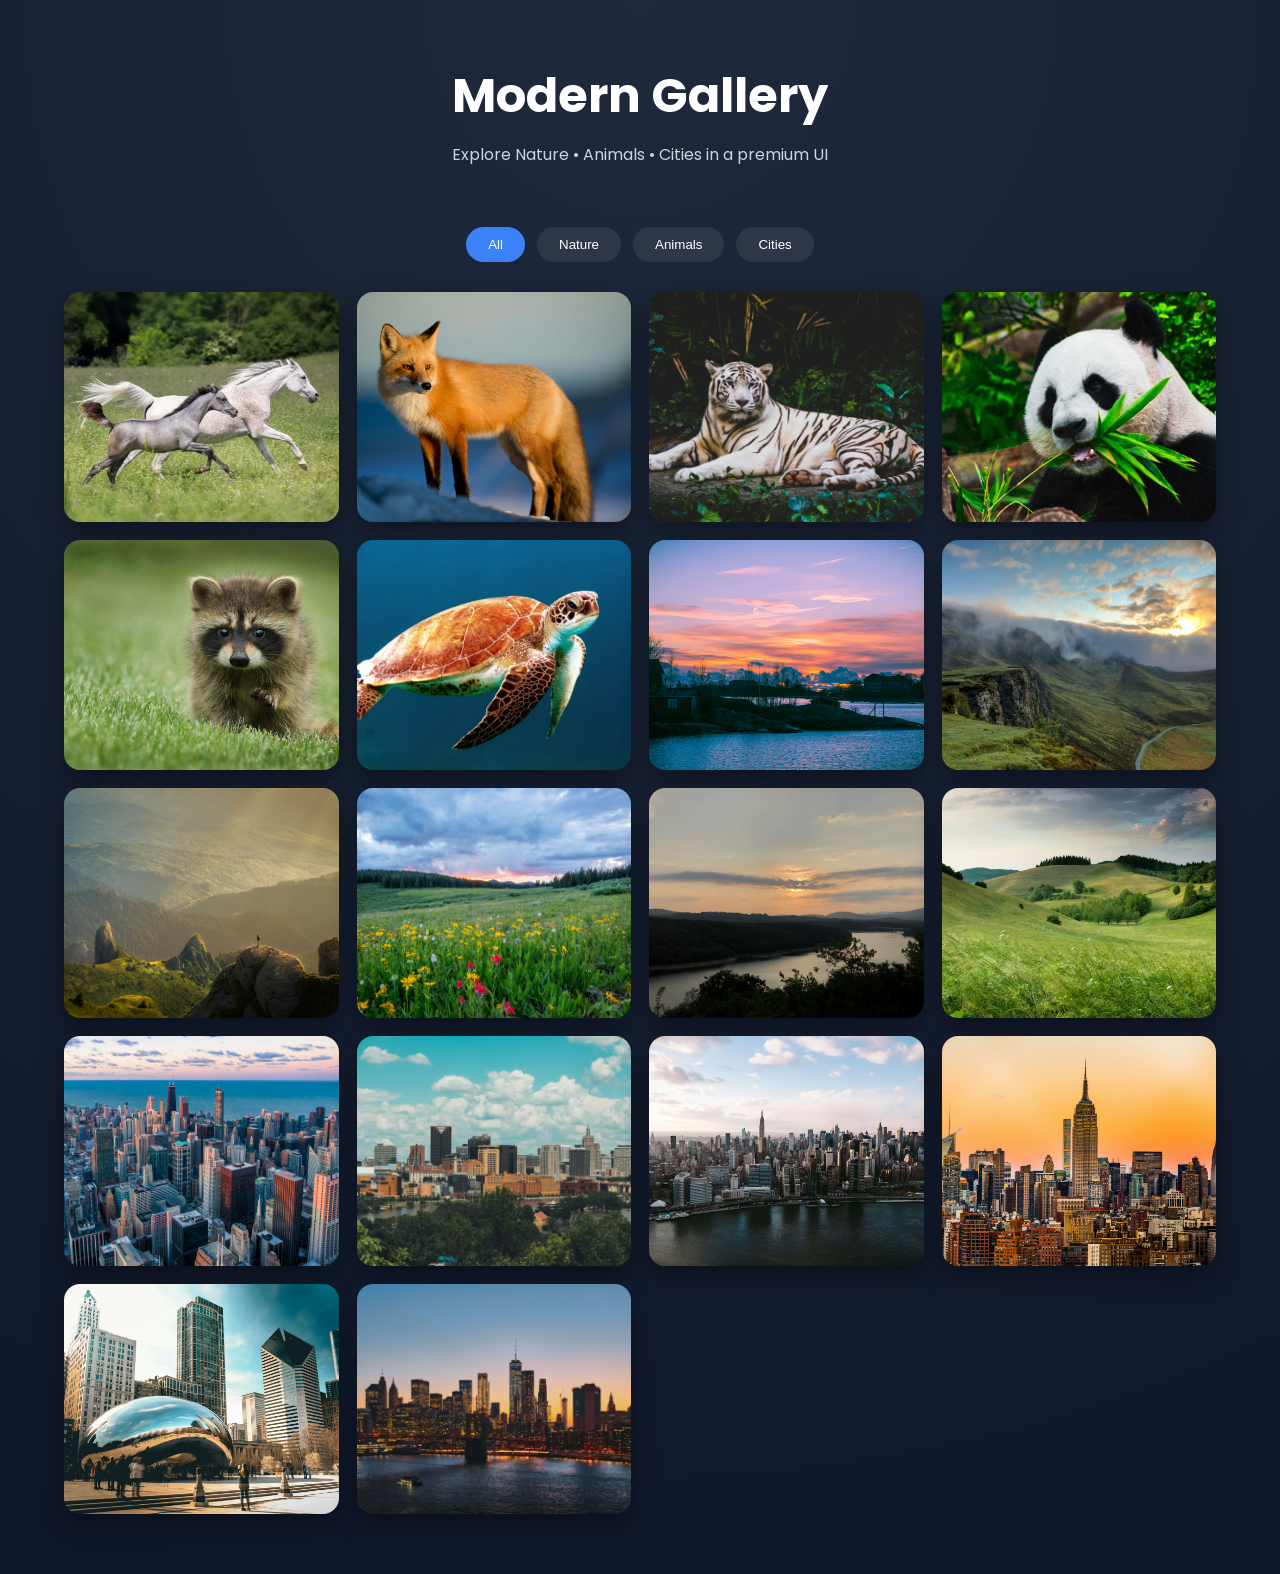
<file: CodeAlpha-Imagegallery/index.html>
<!DOCTYPE html>
<html lang="en">
<head>
<meta charset="UTF-8">
<meta name="viewport" content="width=device-width, initial-scale=1.0">

<title>Modern Image Gallery</title>

<link href="https://fonts.googleapis.com/css2?family=Poppins:wght@300;400;500;600;700&display=swap" rel="stylesheet">

<link rel="stylesheet" href="style.css">
</head>

<body>

<header class="hero">
    <h1>Modern Gallery</h1>
    <p>Explore Nature • Animals • Cities in a premium UI</p>
</header>

<div class="container">

    <!-- FILTERS -->
    <div class="filters">

        <button class="filter-btn active" data-filter="all">All</button>
        <button class="filter-btn" data-filter="nature">Nature</button>
        <button class="filter-btn" data-filter="animals">Animals</button>
        <button class="filter-btn" data-filter="cities">Cities</button>

    </div>

    <!-- GALLERY (6 EACH CATEGORY) -->
    <div class="gallery">

        <!-- ANIMALS (6) -->
        <img src="images/animal1.jpg" class="animals">
        <img src="images/animal2.jpg" class="animals">
        <img src="images/animal3.jpg" class="animals">
        <img src="images/animal4.jpg" class="animals">
        <img src="images/animal5.jpg" class="animals">
        <img src="images/animal6.jpg" class="animals">

        <!-- NATURE (6) -->
        <img src="images/nature1.jpg" class="nature">
        <img src="images/nature2.jpg" class="nature">
        <img src="images/nature3.jpg" class="nature">
        <img src="images/nature4.jpg" class="nature">
        <img src="images/nature5.jpg" class="nature">
        <img src="images/nature6.jpg" class="nature">

        <!-- CITIES (6) -->
        <img src="images/city1.jpg" class="cities">
        <img src="images/city2.jpg" class="cities">
        <img src="images/city3.jpg" class="cities">
        <img src="images/city4.jpg" class="cities">
        <img src="images/city5.jpg" class="cities">
        <img src="images/city6.jpg" class="cities">

    </div>

</div>

<!-- LIGHTBOX -->
<div class="lightbox">
    <span class="close">&times;</span>
    <button class="prev">&#10094;</button>
    <img class="lightbox-img">
    <button class="next">&#10095;</button>
</div>

<script src="script.js"></script>

</body>
</html>
</file>
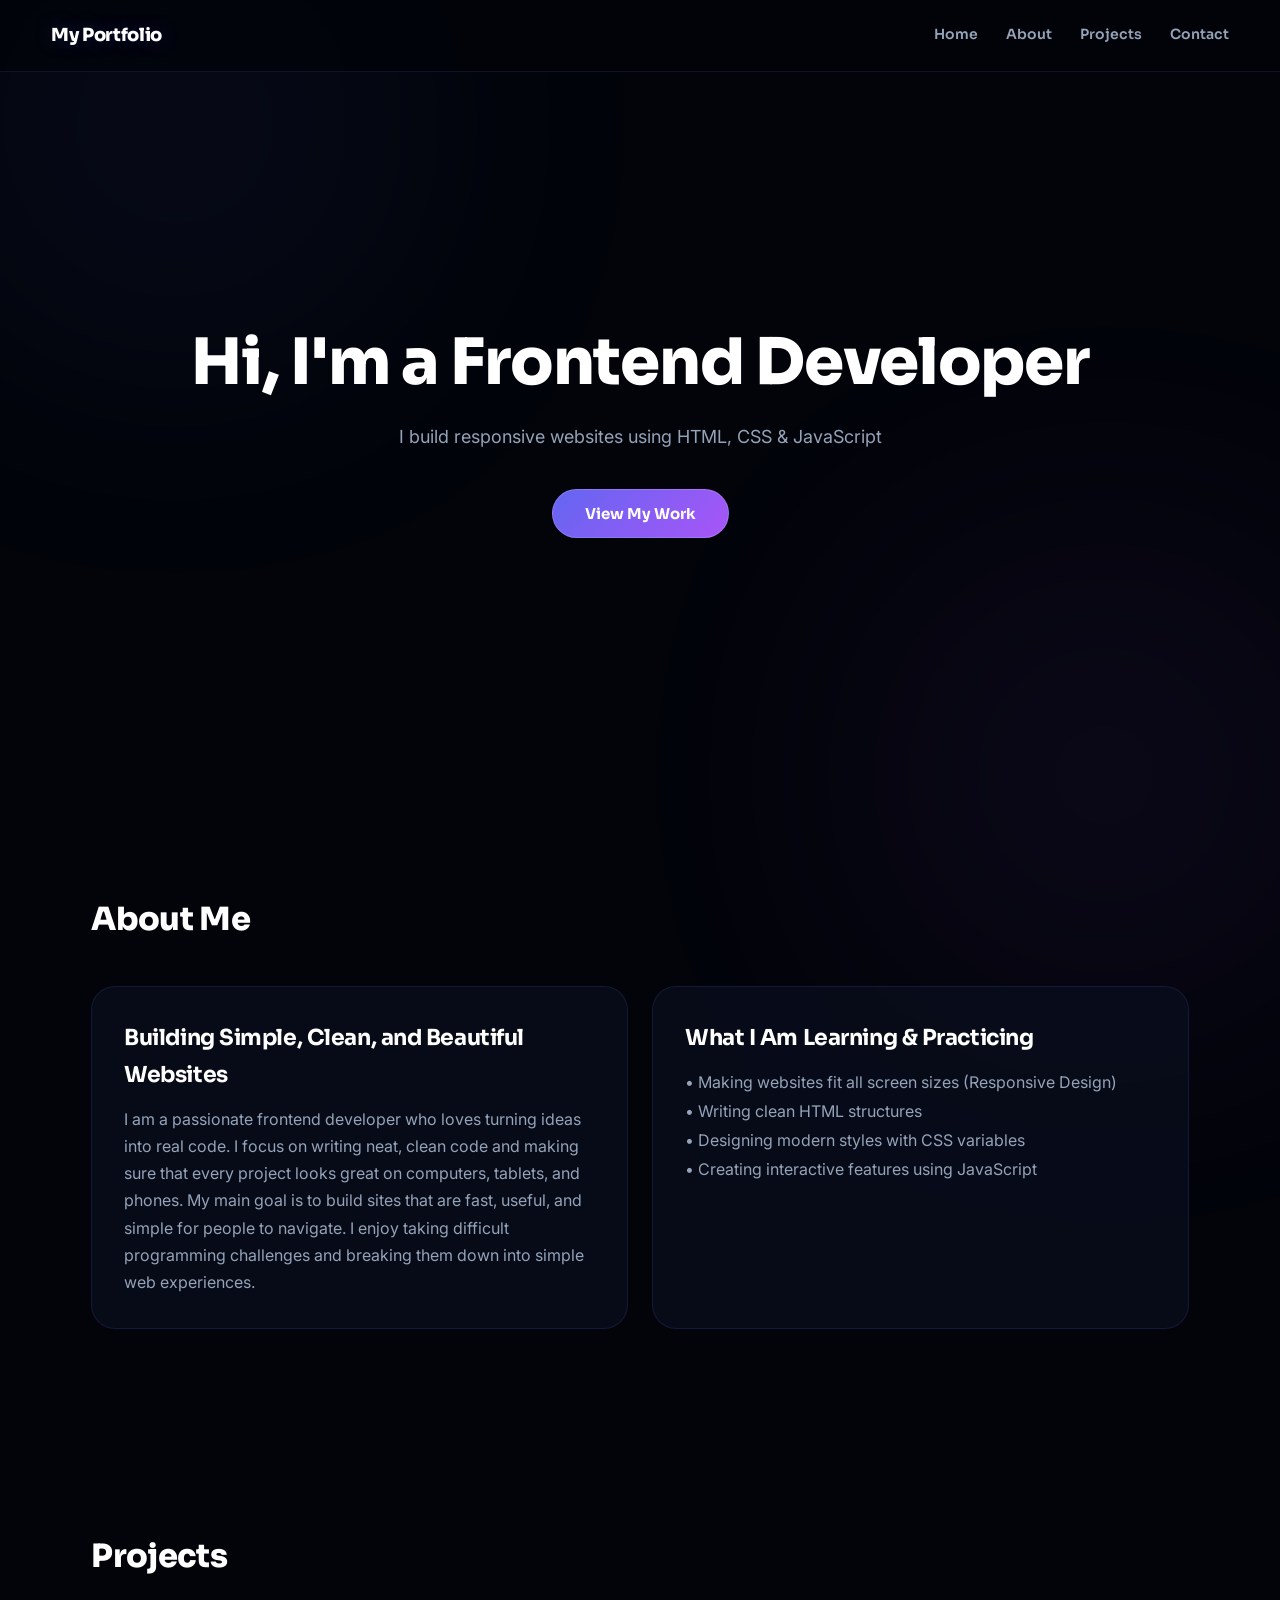
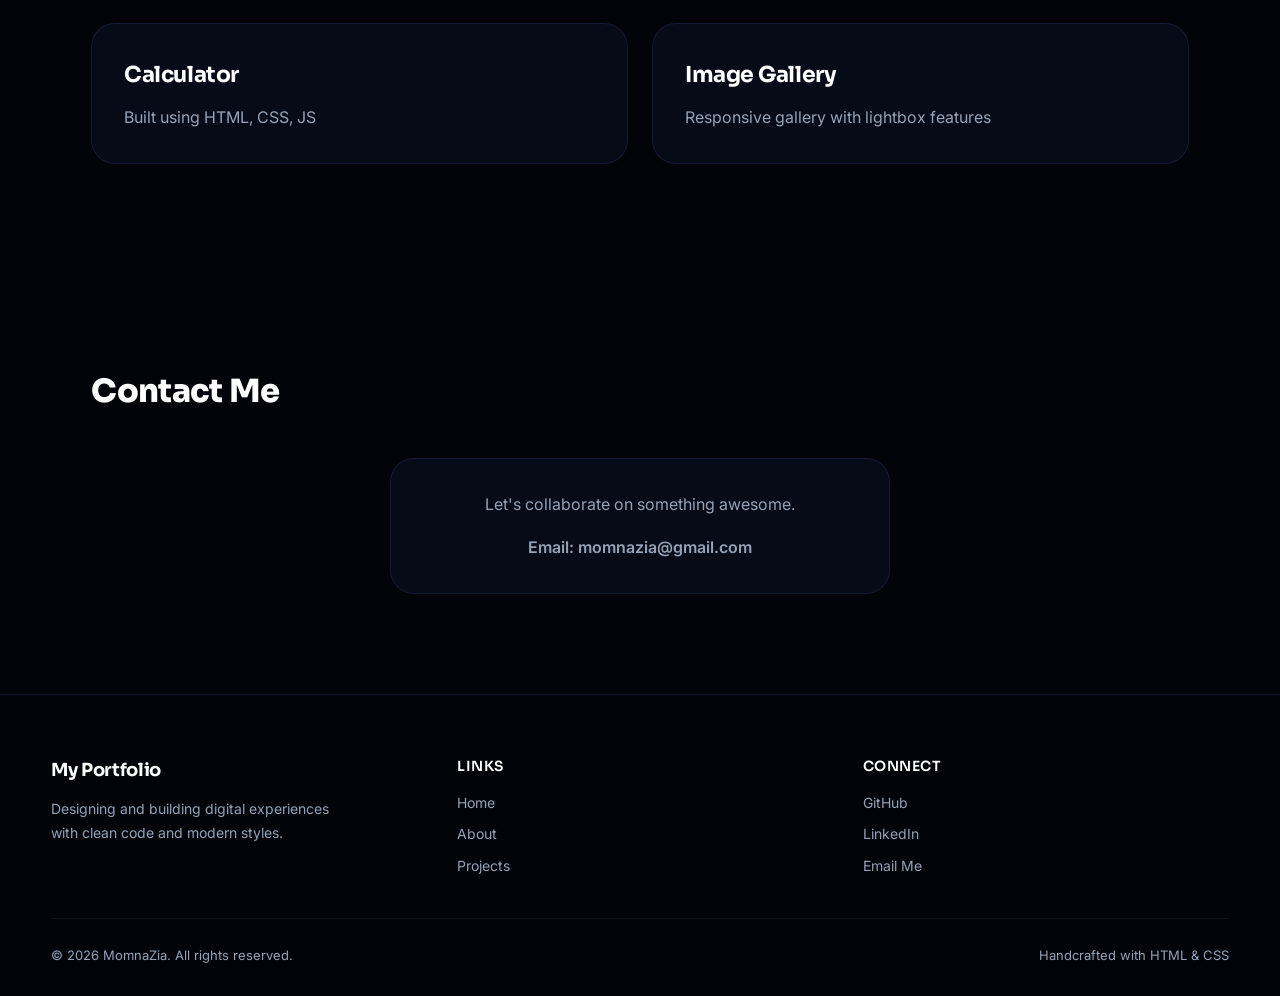
<file: CodeAlpha-Portfolio/index.html>
<!DOCTYPE html>
<html lang="en">
<head>
  <meta charset="UTF-8" />
  <meta name="viewport" content="width=device-width, initial-scale=1.0"/>
  <title>My Portfolio</title>
  <link rel="stylesheet" href="style.css"/>
</head>
<body>

  <header>
    <h2>My Portfolio</h2>
    <nav>
      <a href="#home">Home</a>
      <a href="#about">About</a>
      <a href="#projects">Projects</a>
      <a href="#contact">Contact</a>
    </nav>
  </header>

  <section id="home" class="hero">
    <h1>Hi, I'm a Frontend Developer</h1>
    <p>I build responsive websites using HTML, CSS & JavaScript</p>
    <a href="#projects">
      <button type="button">View My Work</button>
    </a>
  </section>

  <section id="about">
    <h2>About Me</h2>
    <div class="grid-container">
      <div class="project-box">
        <h3>Building Simple, Clean, and Beautiful Websites</h3>
        <p style="margin-top: 12px; color: var(--muted);">
          I am a passionate frontend developer who loves turning ideas into real code. I focus on writing neat, clean code and making sure that every project looks great on computers, tablets, and phones. My main goal is to build sites that are fast, useful, and simple for people to navigate. I enjoy taking difficult programming challenges and breaking them down into simple web experiences.
        </p>
      </div>
      
      <div class="project-box">
        <h3>What I Am Learning & Practicing</h3>
        <p style="margin-top: 12px; color: var(--muted); line-height: 1.8;">
          • Making websites fit all screen sizes (Responsive Design)<br>
          • Writing clean HTML structures<br>
          • Designing modern styles with CSS variables<br>
          • Creating interactive features using JavaScript
        </p>
      </div>
    </div>
  </section>

  <section id="projects">
    <h2>Projects</h2>
    <div class="grid-container">
      
      <div class="project-box">
        <h3>Calculator</h3>
        <p style="margin-top: 10px; color: var(--muted);">Built using HTML, CSS, JS</p>
      </div>

      <div class="project-box">
        <h3>Image Gallery</h3>
        <p style="margin-top: 10px; color: var(--muted);">Responsive gallery with lightbox features</p>
      </div>

    </div>
  </section>

  <section id="contact">
    <h2>Contact Me</h2>
    <div class="project-box" style="text-align: center; max-width: 500px; margin: 0 auto;">
      <p style="color: var(--muted);">Let's collaborate on something awesome.</p>
      <p style="margin-top: 15px; font-weight: 600;">Email: momnazia@gmail.com</p>
    </div>
  </section>

  <footer style="padding: 60px 4% 30px 4%;">
    <div style="display: flex; justify-content: space-between; flex-wrap: wrap; gap: 40px; text-align: left; max-width: 1200px; margin: 0 auto; padding-bottom: 40px;">
      
      <div style="flex: 1; min-width: 250px;">
        <h3 style="color: #ffffff; font-size: 18px; font-weight: 700; margin-bottom: 12px;">My Portfolio</h3>
        <p style="color: var(--muted); font-size: 14px; max-width: 300px;">
          Designing and building digital experiences with clean code and modern styles.
        </p>
      </div>

      <div style="flex: 1; min-width: 150px;">
        <h4 style="color: #ffffff; font-size: 14px; font-weight: 600; margin-bottom: 12px; letter-spacing: 0.5px; text-transform: uppercase;">Links</h4>
        <div style="display: flex; flex-direction: column; gap: 8px;">
          <a href="#home" style="color: var(--muted); text-decoration: none; font-size: 14px; transition: color 0.3s;">Home</a>
          <a href="#about" style="color: var(--muted); text-decoration: none; font-size: 14px; transition: color 0.3s;">About</a>
          <a href="#projects" style="color: var(--muted); text-decoration: none; font-size: 14px; transition: color 0.3s;">Projects</a>
        </div>
      </div>

      <div style="flex: 1; min-width: 150px;">
        <h4 style="color: #ffffff; font-size: 14px; font-weight: 600; margin-bottom: 12px; letter-spacing: 0.5px; text-transform: uppercase;">Connect</h4>
        <div style="display: flex; flex-direction: column; gap: 8px;">
          <a href="https://github.com" target="_blank" style="color: var(--muted); text-decoration: none; font-size: 14px; transition: color 0.3s;">GitHub</a>
          <a href="https://linkedin.com" target="_blank" style="color: var(--muted); text-decoration: none; font-size: 14px; transition: color 0.3s;">LinkedIn</a>
          <a href="mailto:momnazia2004@gmail.com" style="color: var(--muted); text-decoration: none; font-size: 14px; transition: color 0.3s;">Email Me</a>
        </div>
      </div>

    </div>

    <div style="border-top: 1px solid rgba(255, 255, 255, 0.05); padding-top: 25px; max-width: 1200px; margin: 0 auto; display: flex; justify-content: space-between; flex-wrap: wrap; gap: 15px; font-size: 13px; color: var(--muted);">
      <p>© 2026 MomnaZia. All rights reserved.</p>
      <p>Handcrafted with HTML & CSS</p>
    </div>
  </footer>

  <script src="script.js"></script>
</body>
</html>
</file>
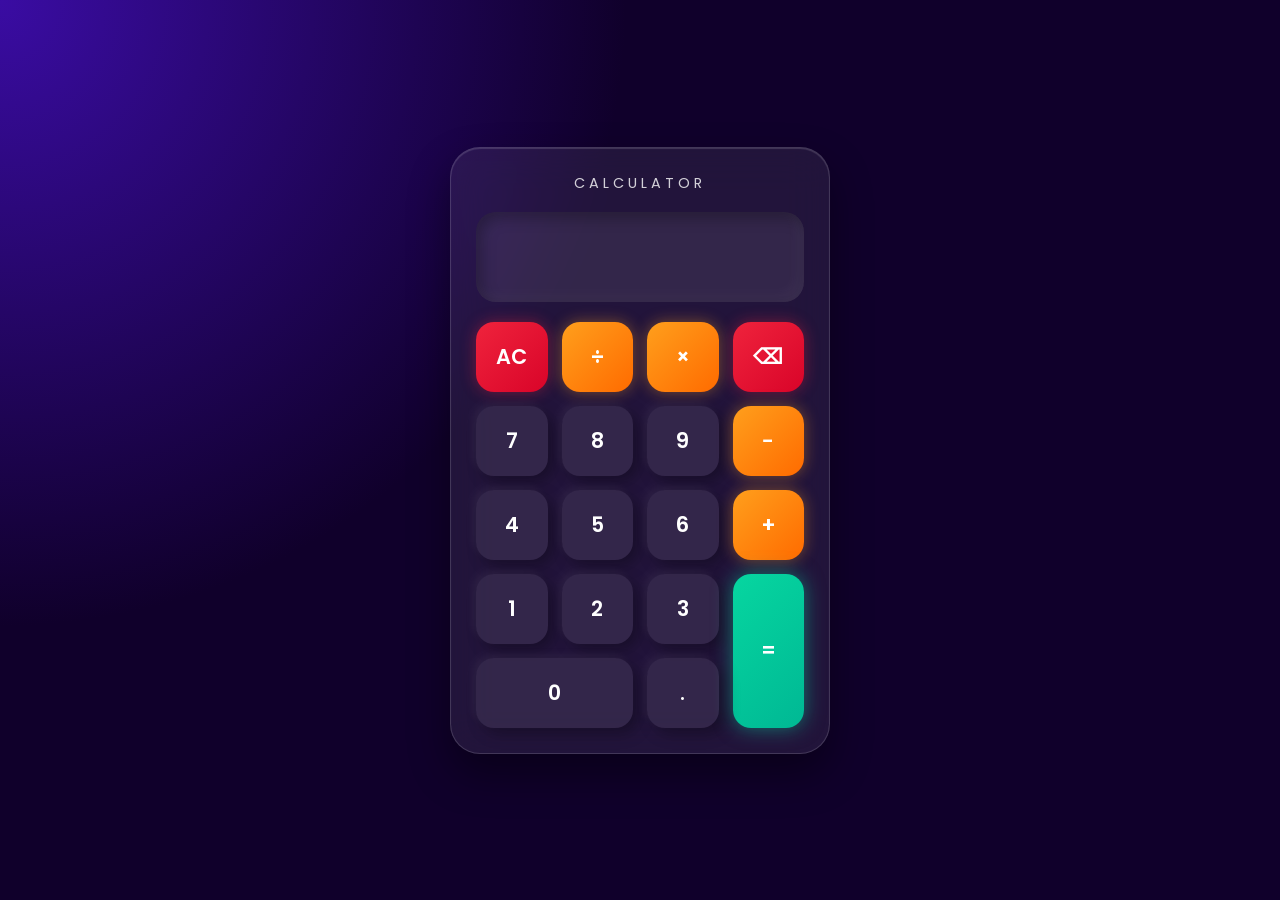
<file: CodeAlpha_Calculator/index.html>
<!DOCTYPE html>
<html lang="en">
<head>
    <meta charset="UTF-8">
    <meta name="viewport" content="width=device-width, initial-scale=1.0">
    <title>Modern Calculator</title>
    <link rel="stylesheet" href="style.css">
</head>
<body>

    <div class="calculator">
    <div class="brand">CALCULATOR</div>
        <input type="text" id="display" disabled>

        <div class="buttons">
            <button class="action" onclick="clearDisplay()">AC</button>
            <button class="operator" onclick="append('/')">÷</button>
            <button class="operator" onclick="append('*')">×</button>
            <button class="action" onclick="deleteLast()">⌫</button>

            <button onclick="append('7')">7</button>
            <button onclick="append('8')">8</button>
            <button onclick="append('9')">9</button>
            <button class="operator" onclick="append('-')">−</button>

            <button onclick="append('4')">4</button>
            <button onclick="append('5')">5</button>
            <button onclick="append('6')">6</button>
            <button class="operator" onclick="append('+')">+</button>

            <button onclick="append('1')">1</button>
            <button onclick="append('2')">2</button>
            <button onclick="append('3')">3</button>
            <button class="equals" onclick="calculate()">=</button>

            <button class="zero" onclick="append('0')">0</button>
            <button onclick="append('.')">.</button>
        </div>
    </div>

    <script src="script.js"></script>

</body>
</html>
</file>
<file: CodeAlpha-Imagegallery/style.css>
*{
    margin:0;
    padding:0;
    box-sizing:border-box;
}

body{
    font-family:'Poppins',sans-serif;
    background:radial-gradient(circle at top,#1e293b,#0f172a);
    color:white;
}

/* HERO */

.hero{
    text-align:center;
    padding:60px 20px 30px;
}

.hero h1{
    font-size:3rem;
}

.hero p{
    color:#cbd5e1;
    margin-top:10px;
}

/* CONTAINER */

.container{
    width:90%;
    max-width:1300px;
    margin:auto;
    padding-bottom:60px;
}

/* FILTERS */

.filters{
    display:flex;
    justify-content:center;
    gap:12px;
    flex-wrap:wrap;
    margin:30px 0;
}

.filter-btn{
    padding:10px 22px;
    border:none;
    border-radius:25px;
    cursor:pointer;
    background:rgba(255,255,255,0.08);
    color:white;
    transition:0.3s;
}

.filter-btn:hover{
    background:#3b82f6;
    transform:translateY(-2px);
}

.filter-btn.active{
    background:#3b82f6;
}

/* GALLERY */

.gallery{
    display:grid;
    grid-template-columns:repeat(auto-fit,minmax(250px,1fr));
    gap:18px;
}

.gallery img{
    width:100%;
    height:230px;
    object-fit:cover;
    border-radius:16px;
    cursor:pointer;
    transition:0.35s;
    box-shadow:0 10px 25px rgba(0,0,0,0.4);
}

.gallery img:hover{
    transform:scale(1.05);
    box-shadow:0 20px 40px rgba(0,0,0,0.6);
}

/* LIGHTBOX */

.lightbox{
    display:none;
    position:fixed;
    inset:0;
    background:rgba(0,0,0,0.95);
    justify-content:center;
    align-items:center;
    z-index:999;
}

.lightbox-img{
    max-width:85%;
    max-height:85%;
    border-radius:16px;
    animation:pop 0.25s ease;
}

@keyframes pop{
    from{transform:scale(0.8);opacity:0;}
    to{transform:scale(1);opacity:1;}
}

.close{
    position:absolute;
    top:20px;
    right:30px;
    font-size:50px;
    cursor:pointer;
}

.prev,.next{
    position:absolute;
    top:50%;
    transform:translateY(-50%);
    width:55px;
    height:55px;
    border:none;
    border-radius:50%;
    background:rgba(255,255,255,0.15);
    color:white;
    font-size:25px;
    cursor:pointer;
}

.prev:hover,.next:hover{
    background:#3b82f6;
}

.prev{left:25px;}
.next{right:25px;}
</file>
<file: CodeAlpha-Portfolio/style.css>
/* IMPORTING SORA FOR HEADINGS & INTER FOR PARAGRAPHS */
@import url('https://fonts.googleapis.com/css2?family=Inter:wght@400;500&family=Sora:wght@600;700;800&display=swap');

:root {
  /* Richer, deeper luxury dark background */
  --bg: #02040a; 
  
  /* Semi-transparent slate-dark cards for a true glass look */
  --card: rgba(10, 15, 30, 0.7); 
  
  /* Translucent neon borders that catch the eye */
  --border: rgba(99, 102, 241, 0.15); 
  --border-hover: rgba(168, 85, 247, 0.6); 
  
  /* Ultra-crisp high-contrast text layers */
  --text: #f8fafc; 
  --muted: #94a3b8; 
  
  /* Vibrant Electric Indigo and Hot Purple gradients */
  --primary: #6366f1; 
  --secondary: #a855f7; 
  --accent-glow: rgba(168, 85, 247, 0.4);
  
  --ease: cubic-bezier(0.25, 1, 0.5, 1);
}

* {
  margin: 0;
  padding: 0;
  box-sizing: border-box;
}

html {
  scroll-behavior: smooth;
  background-color: var(--bg);
}

body {
  /* Super clean, global minimalist reading font */
  font-family: 'Inter', sans-serif;
  color: var(--text);
  overflow-x: hidden;
  line-height: 1.7;
}

/* --- TITLES & HEADINGS FONT UPGRADE --- */
h1, h2, h3, h4, header h2, footer h3, footer h4 {
  font-family: 'Sora', sans-serif;
  letter-spacing: -0.02em; /* Rounded headings look cleaner when slightly tighter */
}

/* --- DEEP NEON AMBIENT GLOWS --- */
body::before,
body::after {
  content: "";
  position: fixed;
  width: 550px;
  height: 550px;
  border-radius: 50%;
  pointer-events: none;
  z-index: -1;
  filter: blur(140px); /* Creates a soft, high-end background lighting */
  opacity: 0.18;
}

body::before {
  background: radial-gradient(circle, var(--primary) 0%, transparent 70%);
  top: -150px;
  left: -100px;
}

body::after {
  background: radial-gradient(circle, var(--secondary) 0%, transparent 70%);
  bottom: -150px;
  right: -100px;
}

/* --- NAVBAR --- */
header {
  display: flex;
  justify-content: space-between;
  align-items: center;
  padding: 20px 4%;
  position: sticky;
  top: 0;
  z-index: 100;
  background-color: rgba(2, 4, 10, 0.85);
  border-bottom: 1px solid var(--border);
}

header h2 {
  font-size: 18px;
  font-weight: 800;
  color: #ffffff;
  text-shadow: 0 0 20px rgba(99, 102, 241, 0.3); /* Subtle text glow */
}

header nav {
  display: flex;
  gap: 28px;
}

header nav a {
  font-family: 'Sora', sans-serif;
  color: var(--muted);
  font-size: 14px;
  font-weight: 600;
  text-decoration: none;
  transition: color 0.3s var(--ease);
}

header nav a:hover {
  color: #ffffff;
}

/* --- HERO SECTION --- */
.hero {
  min-height: 80vh;
  display: flex;
  flex-direction: column;
  justify-content: center;
  align-items: center;
  text-align: center;
  padding: 0 24px;
}

.hero h1 {
  font-size: 64px;
  font-weight: 800;
  line-height: 1.2;
  color: #ffffff;
}

.hero p {
  margin-top: 20px;
  color: var(--muted);
  font-size: 18px;
  max-width: 640px;
  font-weight: 400;
}

/* Premium Gradient Button */
.hero button {
  font-family: 'Sora', sans-serif;
  margin-top: 36px;
  padding: 14px 32px;
  border: 1px solid rgba(255, 255, 255, 0.15);
  border-radius: 100px;
  font-size: 15px;
  font-weight: 700;
  cursor: pointer;
  color: #ffffff;
  background: linear-gradient(135deg, var(--primary), var(--secondary));
  transition: transform 0.3s var(--ease), box-shadow 0.3s var(--ease);
}

.hero button:hover {
  transform: translateY(-3px);
  box-shadow: 0 12px 30px var(--accent-glow);
}

/* --- SECTIONS & BENTO GRID --- */
section {
  padding: 100px 4%;
  max-width: 1200px;
  margin: 0 auto;
}

section h2 {
  font-size: 32px;
  font-weight: 800;
  margin-bottom: 40px;
  text-align: left;
  color: #ffffff;
}

.grid-container {
  display: grid;
  grid-template-columns: repeat(auto-fit, minmax(340px, 1fr));
  gap: 24px;
  width: 100%;
}

/* --- PREMIUM VIBRANT PROJECT CARD --- */
.project-box {
  background-color: var(--card);
  border: 1px solid var(--border);
  border-radius: 24px;
  padding: 32px;
  text-align: left;
  transition: background-color 0.4s var(--ease), border-color 0.4s var(--ease), transform 0.4s var(--ease), box-shadow 0.4s var(--ease);
}

.project-box h3 {
  font-size: 22px;
  font-weight: 700;
  color: #ffffff;
}

.project-box p {
  color: var(--muted);
}

.project-box:hover {
  transform: translateY(-6px);
  background-color: rgba(15, 22, 42, 0.9);
  border-color: var(--border-hover);
  box-shadow: 0 10px 30px rgba(168, 85, 247, 0.1); /* Gentle card hover glow */
}

/* --- FOOTER --- */
footer {
  padding: 40px 24px;
  text-align: center;
  border-top: 1px solid var(--border);
  color: var(--muted);
  font-size: 14px;
}

/* --- RESPONSIVE DESIGN --- */
@media (max-width: 768px) {
  .hero h1 {
    font-size: 42px;
  }
  header {
    padding: 16px 20px;
  }
  header nav {
    gap: 16px;
  }
  section {
    padding: 60px 20px;
  }
}
</file>
<file: CodeAlpha_Calculator/style.css>
@import url('https://fonts.googleapis.com/css2?family=Poppins:wght@300;400;500;600&display=swap');

*{
    margin:0;
    padding:0;
    box-sizing:border-box;
    font-family:'Poppins',sans-serif;
}

body{
    min-height:100vh;
    display:flex;
    justify-content:center;
    align-items:center;
    background:
    radial-gradient(circle at top left,#3a0ca3,#10002b 40%),
    radial-gradient(circle at bottom right,#00b4d8,#03045e 50%);
}

.calculator{
    width:380px;
    padding:25px;
    border-radius:30px;
    background:rgba(255,255,255,0.08);
    backdrop-filter:blur(20px);
    border:1px solid rgba(255,255,255,0.15);
    box-shadow:
    0 20px 40px rgba(0,0,0,0.4),
    inset 0 1px 1px rgba(255,255,255,0.15);
}

.calculator h2{
    color:white;
    text-align:center;
    margin-bottom:20px;
    font-weight:500;
    letter-spacing:2px;
    text-transform:uppercase;
}

#display{
    width:100%;
    height:90px;
    border:none;
    outline:none;
    border-radius:20px;
    margin-bottom:20px;
    padding:20px;
    font-size:2.5rem;
    text-align:right;
    color:white;
    background:rgba(255,255,255,0.08);
    box-shadow:
    inset 5px 5px 15px rgba(0,0,0,0.3),
    inset -5px -5px 15px rgba(255,255,255,0.05);
}

.buttons{
    display:grid;
    grid-template-columns:repeat(4,1fr);
    gap:14px;
}

button{
    height:70px;
    border:none;
    border-radius:18px;
    font-size:1.3rem;
    font-weight:600;
    cursor:pointer;
    color:white;
    background:rgba(255,255,255,0.08);

    box-shadow:
    6px 6px 15px rgba(0,0,0,0.3),
    -4px -4px 10px rgba(255,255,255,0.05);

    transition:all .25s ease;
}

button:hover{
    transform:translateY(-5px);
}

button:active{
    transform:scale(.92);
}

.operator{
    background:linear-gradient(
        135deg,
        #ff9f1c,
        #ff6b00
    );
    box-shadow:
    0 0 15px rgba(255,159,28,.4);
}

.operator:hover{
    box-shadow:
    0 0 25px rgba(255,159,28,.7);
}

.action{
    background:linear-gradient(
        135deg,
        #ef233c,
        #d90429
    );
    box-shadow:
    0 0 15px rgba(239,35,60,.4);
}

.action:hover{
    box-shadow:
    0 0 25px rgba(239,35,60,.7);
}

.equals{
    background:linear-gradient(
        135deg,
        #06d6a0,
        #00b894
    );

    grid-row:span 2;
    height:154px;

    box-shadow:
    0 0 20px rgba(6,214,160,.5);
}

.equals:hover{
    box-shadow:
    0 0 30px rgba(6,214,160,.8);
}

.zero{
    grid-column:span 2;
}

button:not(.operator):not(.action):not(.equals):hover{
    background:rgba(255,255,255,0.15);
}

.calculator::before{
    content:"";
    position:absolute;
}

@media(max-width:450px){
    .calculator{
        width:95%;
    }

    button{
        height:65px;
    }

    .equals{
        height:144px;
    }
}
.brand{
    color:#fff;
    text-align:center;
    margin-bottom:18px;
    letter-spacing:4px;
    font-size:.9rem;
    opacity:.8;
}
.bg-blur{
    position:absolute;
    border-radius:50%;
    filter:blur(100px);
    z-index:-1;
}

.blur1{
    width:250px;
    height:250px;
    background:#00b4d8;
    top:10%;
    left:10%;
}

.blur2{
    width:300px;
    height:300px;
    background:#ff006e;
    bottom:10%;
    right:10%;
}
</file>
